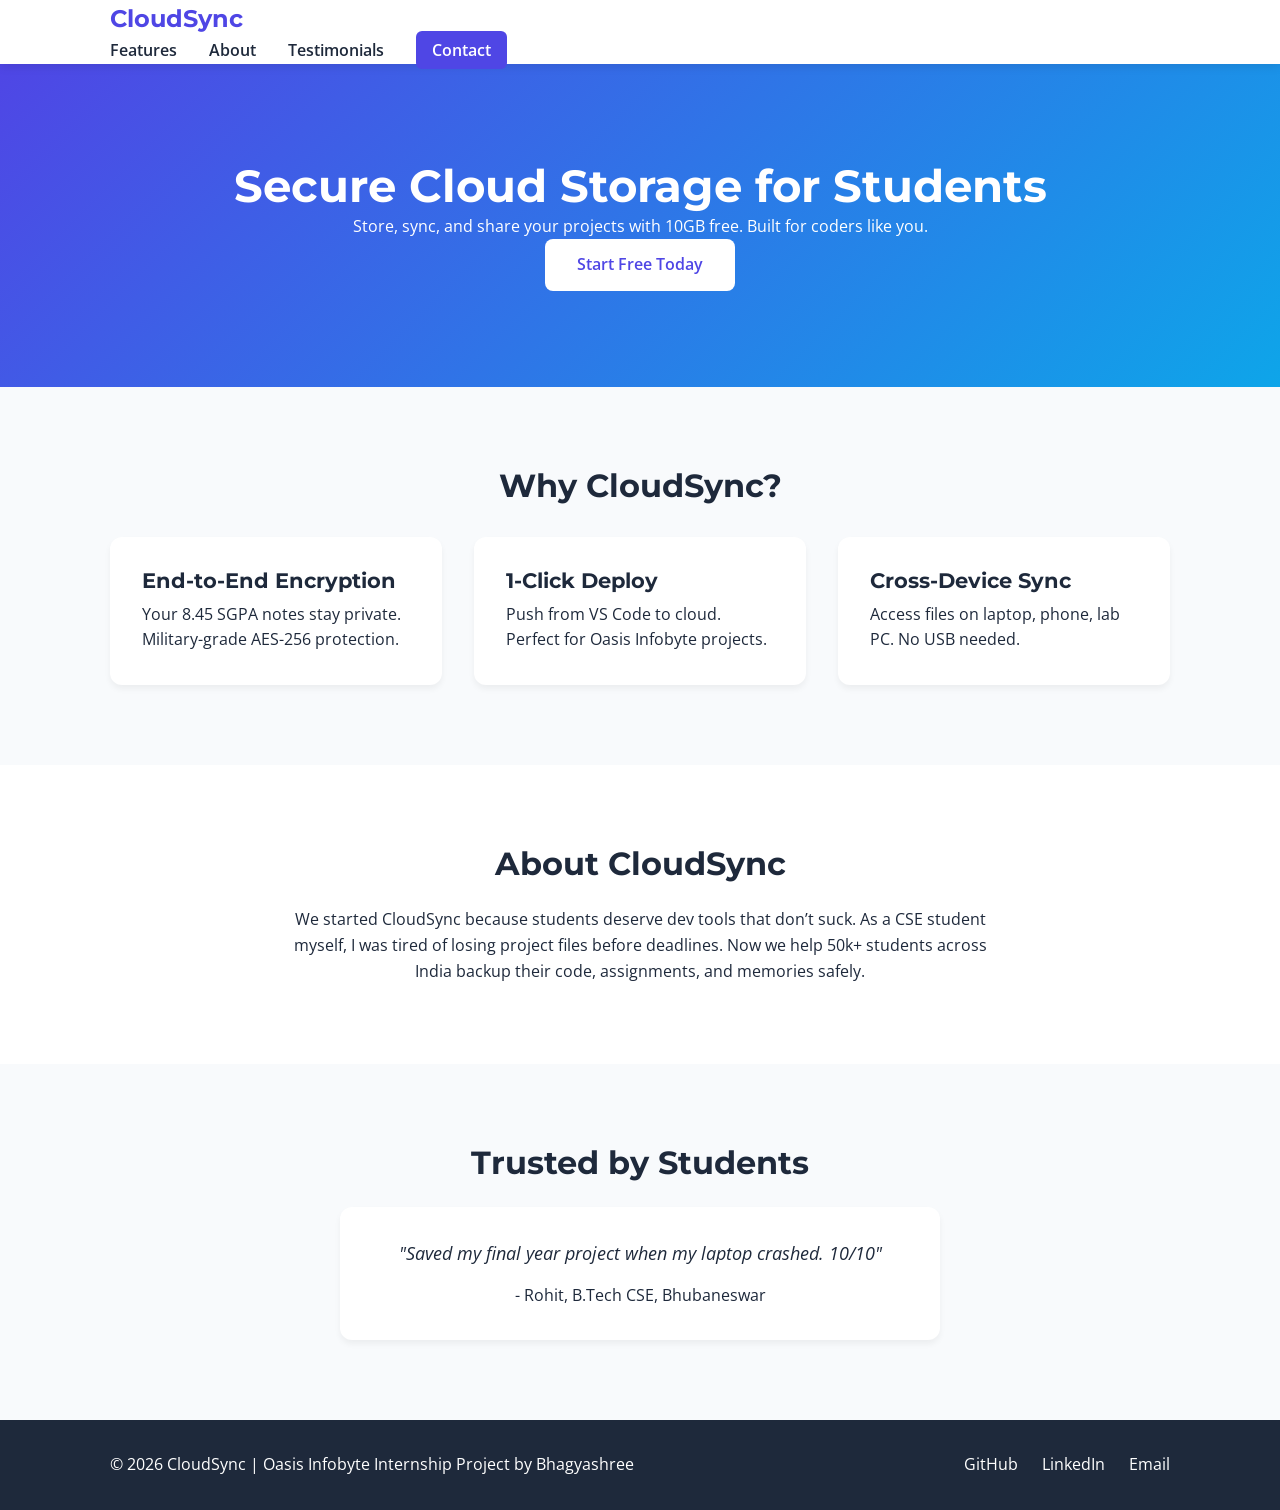
<file: BhagyashreeBehera_Task1/index.html>
<!DOCTYPE html>
<html lang="en">
<head>
  <meta charset="UTF-8">
  <meta name="viewport" content="width=device-width, initial-scale=1.0">
  <title>CloudSync - Your Files, Anywhere | Bhagyashree</title>
  <link rel="stylesheet" href="style.css">
  <link href="https://fonts.googleapis.com/css2?family=Montserrat:wght@400;600;700&family=Open+Sans:wght@400;600&display=swap" rel="stylesheet">
</head>
<body>
  <!-- [x] Fixed navigation bar with 3+ links -->
  <nav class="navbar">
    <div class="container">
      <div class="logo">CloudSync</div>
      <ul class="nav-links">
        <li><a href="#features">Features</a></li>
        <li><a href="#about">About</a></li>
        <li><a href="#testimonials">Testimonials</a></li>
        <li><a href="#contact" class="nav-btn">Contact</a></li>
      </ul>
    </div>
  </nav>

  <!-- [x] Hero section with headline, subheadline, CTA -->
  <section class="hero">
    <div class="container">
      <h1>Secure Cloud Storage for Students</h1>
      <p class="subheadline">Store, sync, and share your projects with 10GB free. Built for coders like you.</p>
      <a href="#contact" class="cta-btn">Start Free Today</a>
    </div>
  </section>

  <!-- [x] 2 distinct content sections: Features + About -->
  <section id="features" class="features">
    <div class="container">
      <h2>Why CloudSync?</h2>
      <div class="features-grid">
        <div class="feature-card">
          <h3>End-to-End Encryption</h3>
          <p>Your 8.45 SGPA notes stay private. Military-grade AES-256 protection.</p>
        </div>
        <div class="feature-card">
          <h3>1-Click Deploy</h3>
          <p>Push from VS Code to cloud. Perfect for Oasis Infobyte projects.</p>
        </div>
        <div class="feature-card">
          <h3>Cross-Device Sync</h3>
          <p>Access files on laptop, phone, lab PC. No USB needed.</p>
        </div>
      </div>
    </div>
  </section>

  <section id="about" class="about">
    <div class="container">
      <h2>About CloudSync</h2>
      <p>We started CloudSync because students deserve dev tools that don’t suck. As a CSE student myself, I was tired of losing project files before deadlines. Now we help 50k+ students across India backup their code, assignments, and memories safely.</p>
    </div>
  </section>

  <!-- [x] Testimonials section -->
  <section id="testimonials" class="testimonials">
    <div class="container">
      <h2>Trusted by Students</h2>
      <div class="testimonial-card">
        <blockquote>"Saved my final year project when my laptop crashed. 10/10"</blockquote>
        <p>- Rohit, B.Tech CSE, Bhubaneswar</p>
      </div>
    </div>
  </section>

  <!-- [x] Footer with contact/social links -->
  <footer id="contact" class="footer">
    <div class="container">
      <div class="footer-content">
        <p>&copy; 2026 CloudSync | Oasis Infobyte Internship Project by Bhagyashree</p>
        <div class="social-links">
          <a href="#">GitHub</a>
          <a href="#">LinkedIn</a>
          <a href="#">Email</a>
        </div>
      </div>
    </div>
  </footer>
</body>
</html>
</file>
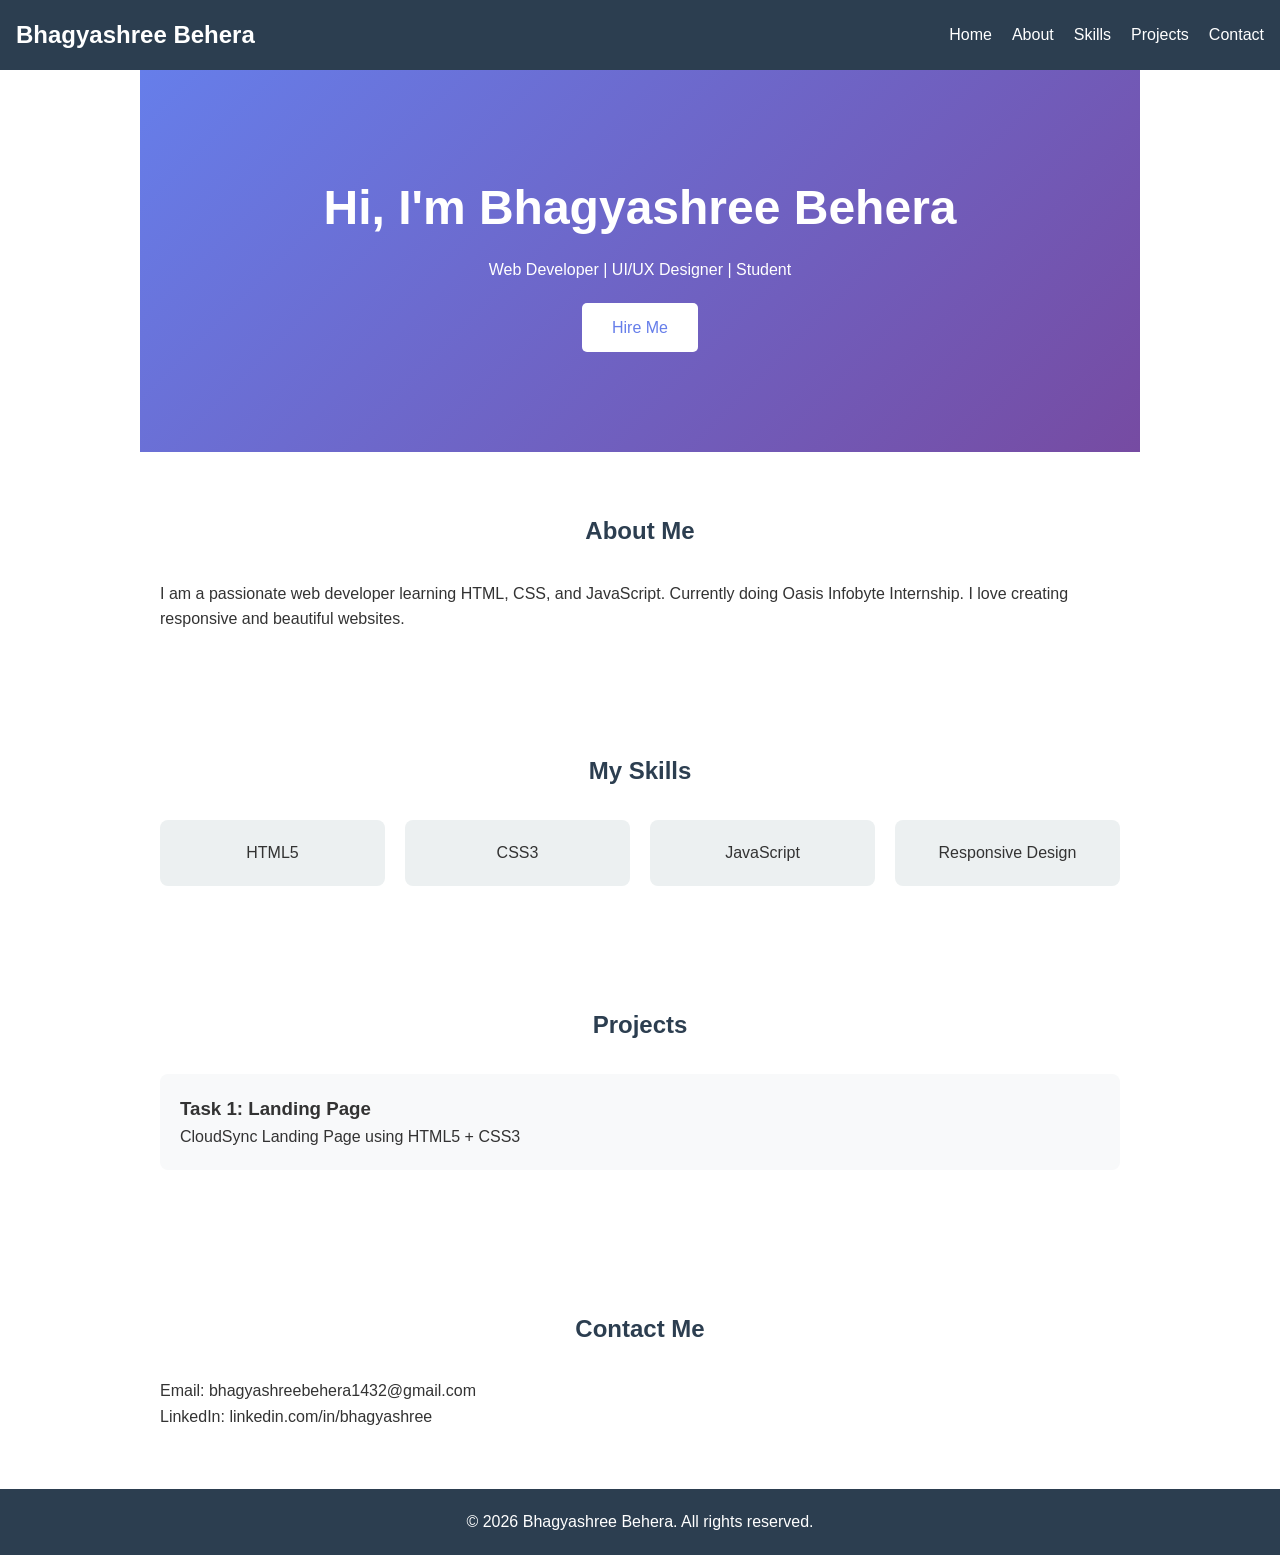
<file: BhagyashreeBehera_Task2/index.html>
<!DOCTYPE html>
<html lang="en">
<head>
    <meta charset="UTF-8">
    <meta name="viewport" content="width=device-width, initial-scale=1.0">
    <title>Bhagyashree Behera - Portfolio</title>
    <link rel="stylesheet" href="style.css">
</head>
<body>
    <!-- Navbar -->
    <nav>
        <h2>Bhagyashree Behera</h2>
        <ul>
            <li><a href="#home">Home</a></li>
            <li><a href="#about">About</a></li>
            <li><a href="#skills">Skills</a></li>
            <li><a href="#projects">Projects</a></li>
            <li><a href="#contact">Contact</a></li>
        </ul>
    </nav>

    <!-- Hero Section -->
    <section id="home" class="hero">
        <h1>Hi, I'm Bhagyashree Behera</h1>
        <p>Web Developer | UI/UX Designer | Student</p>
        <a href="#contact" class="btn">Hire Me</a>
    </section>

    <!-- About Section -->
    <section id="about">
        <h2>About Me</h2>
        <p>I am a passionate web developer learning HTML, CSS, and JavaScript. 
        Currently doing Oasis Infobyte Internship. I love creating responsive and beautiful websites.</p>
    </section>

    <!-- Skills Section -->
    <section id="skills">
        <h2>My Skills</h2>
        <div class="skills-grid">
            <div class="skill">HTML5</div>
            <div class="skill">CSS3</div>
            <div class="skill">JavaScript</div>
            <div class="skill">Responsive Design</div>
        </div>
    </section>

    <!-- Projects Section -->
    <section id="projects">
        <h2>Projects</h2>
        <div class="project">
            <h3>Task 1: Landing Page</h3>
            <p>CloudSync Landing Page using HTML5 + CSS3</p>
        </div>
    </section>

    <!-- Contact Section -->
    <section id="contact">
        <h2>Contact Me</h2>
        <p>Email: bhagyashreebehera1432@gmail.com</p>
        <p>LinkedIn: linkedin.com/in/bhagyashree</p>
    </section>

    <!-- Footer -->
    <footer>
        <p>© 2026 Bhagyashree Behera. All rights reserved.</p>
    </footer>
</body>
</html>
</file>
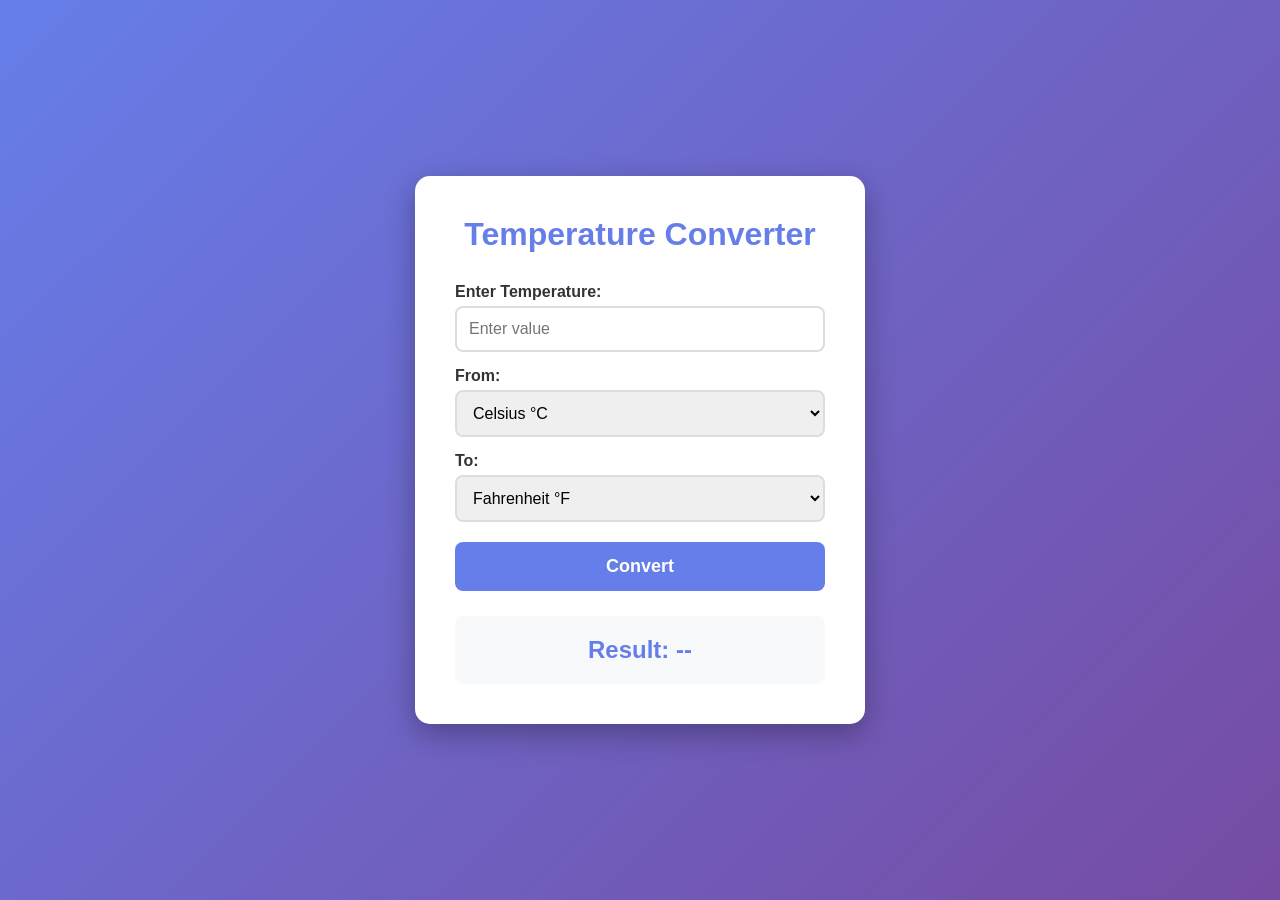
<file: BhagyashreeBehera_Task3/index.html>
<!DOCTYPE html>
<html lang="en">
<head>
    <meta charset="UTF-8">
    <meta name="viewport" content="width=device-width, initial-scale=1.0">
    <title>Temperature Converter - Bhagyashree</title>
    <link rel="stylesheet" href="style.css">
</head>
<body>
    <div class="container">
        <h1>Temperature Converter</h1>
        <div class="converter-box">
            <label>Enter Temperature:</label>
            <input type="number" id="tempInput" placeholder="Enter value">
            
            <label>From:</label>
            <select id="fromUnit">
                <option value="celsius">Celsius °C</option>
                <option value="fahrenheit">Fahrenheit °F</option>
                <option value="kelvin">Kelvin K</option>
            </select>

            <label>To:</label>
            <select id="toUnit">
                <option value="fahrenheit">Fahrenheit °F</option>
                <option value="celsius">Celsius °C</option>
                <option value="kelvin">Kelvin K</option>
            </select>

            <button onclick="convertTemp()">Convert</button>
            
            <div class="result-box">
                <h2>Result: <span id="result">--</span></h2>
            </div>
        </div>
    </div>

    <script>
        function convertTemp() {
            let temp = parseFloat(document.getElementById('tempInput').value);
            let from = document.getElementById('fromUnit').value;
            let to = document.getElementById('toUnit').value;
            let result;

            if(isNaN(temp)) {
                alert("Please enter a valid number!");
                return;
            }

            // First convert to Celsius
            if(from === "celsius") result = temp;
            else if(from === "fahrenheit") result = (temp - 32) * 5/9;
            else if(from === "kelvin") result = temp - 273.15;

            // Then convert from Celsius to target
            if(to === "celsius") result = result;
            else if(to === "fahrenheit") result = (result * 9/5) + 32;
            else if(to === "kelvin") result = result + 273.15;

            document.getElementById('result').innerText = result.toFixed(2) + " + to.toUpperCase();
        }
    </script>
</body>
</html>
</file>
<file: BhagyashreeBehera_Task1/style.css>
/* [x] Consistent colour palette + [x] 2 font sizes + [x] Clean typography */
:root {
  --primary: #4f46e5; /* Indigo */
  --secondary: #0ea5e9; /* Sky */
  --dark: #1e293b; /* Slate */
  --light: #f8fafc; /* Slate-50 */
  --white: #ffffff;
  --heading-font: 'Montserrat', sans-serif;
  --body-font: 'Open Sans', sans-serif;
}

* {
  margin: 0;
  padding: 0;
  box-sizing: border-box; /* [x] No element overlap - box-sizing set */
}

html {
  scroll-behavior: smooth; /* Smooth scroll for nav links */
}

body {
  font-family: var(--body-font);
  font-size: 1rem; /* [x] Body font size */
  line-height: 1.6;
  color: var(--dark);
  background-color: var(--white);
}

h1, h2, h3 {
  font-family: var(--heading-font);
  font-weight: 700;
  line-height: 1.2;
}

h1 { font-size: 2.8rem; } /* [x] Heading font size 1 */
h2 { font-size: 2rem; margin-bottom: 1.5rem; text-align: center; } /* [x] Heading font size 2 */
h3 { font-size: 1.3rem; margin-bottom: 0.5rem; }

.container {
  max-width: 1100px;
  margin: 0 auto;
  padding: 0 20px; /* [x] Padding intentionally set */
}

/* [x] Fixed/sticky navigation bar */
.navbar {
  background-color: var(--white);
  box-shadow: 0 2px 10px rgba(0,0,0,0.1);
  position: sticky;
  top: 0;
  z-index: 100;
}

.navbar.container {
  display: flex;
  justify-content: space-between;
  align-items: center;
  padding: 1rem 20px;
}

.logo {
  font-family: var(--heading-font);
  font-size: 1.5rem;
  font-weight: 700;
  color: var(--primary);
}

.nav-links {
  display: flex;
  list-style: none;
  gap: 2rem; /* [x] Margin intentionally set */
}

.nav-links a {
  text-decoration: none;
  color: var(--dark);
  font-weight: 600;
  transition: color 0.3s;
}

.nav-links a:hover {
  color: var(--primary);
}

.nav-btn {
  background-color: var(--primary);
  color: var(--white)!important;
  padding: 0.5rem 1rem;
  border-radius: 6px;
}

/* [x] Hero section */
.hero {
  background: linear-gradient(135deg, var(--primary) 0%, var(--secondary) 100%);
  color: var(--white);
  padding: 6rem 0;
  text-align: center;
}

.hero.subheadline {
  font-size: 1.2rem;
  margin: 1rem auto 2rem;
  max-width: 600px;
  opacity: 0.9;
}

.cta-btn {
  background-color: var(--white);
  color: var(--primary);
  padding: 0.8rem 2rem;
  border-radius: 8px;
  text-decoration: none;
  font-weight: 600;
  display: inline-block;
  transition: transform 0.2s;
}

.cta-btn:hover {
  transform: translateY(-2px);
}

/* [x] Content sections */
section {
  padding: 5rem 0; /* [x] Consistent padding */
}

.features {
  background-color: var(--light);
}

.features-grid {
  display: grid; /* [x] Using CSS Grid */
  grid-template-columns: repeat(3, 1fr);
  gap: 2rem; /* [x] Margin intentionally set */
  margin-top: 2rem;
}

.feature-card {
  background: var(--white);
  padding: 2rem;
  border-radius: 12px;
  box-shadow: 0 4px 6px rgba(0,0,0,0.05);
}

.about {
  text-align: center;
}

.about p {
  max-width: 700px;
  margin: 0 auto;
}

.testimonials {
  background-color: var(--light);
}

.testimonial-card {
  background: var(--white);
  max-width: 600px;
  margin: 0 auto;
  padding: 2rem;
  border-radius: 12px;
  text-align: center;
  box-shadow: 0 4px 6px rgba(0,0,0,0.05);
}

blockquote {
  font-size: 1.1rem;
  font-style: italic;
  margin-bottom: 1rem;
}

/* [x] Footer */
.footer {
  background-color: var(--dark);
  color: var(--white);
  padding: 2rem 0;
}

.footer-content {
  display: flex;
  justify-content: space-between;
  align-items: center;
}

.social-links {
  display: flex;
  gap: 1.5rem;
}

.social-links a {
  color: var(--white);
  text-decoration: none;
}

.social-links a:hover {
  color: var(--secondary);
}

/* [x] Responsive layout - mobile screen widths */
@media (max-width: 768px) {
  h1 { font-size: 2rem; }
  h2 { font-size: 1.6rem; }
  
 .nav-links {
    gap: 1rem;
  }
  
 .features-grid {
    grid-template-columns: 1fr; /* Stack on mobile */
  }
  
 .footer-content {
    flex-direction: column;
    gap: 1rem;
    text-align: center;
  }
}

@media (max-width: 500px) {
 .navbar.container {
    flex-direction: column;
    gap: 1rem;
  }
  
 .hero {
    padding: 4rem 0;
  }
}
</file>
<file: BhagyashreeBehera_Task2/style.css>
* { margin: 0; padding: 0; box-sizing: border-box; font-family: Arial, sans-serif; }

body { line-height: 1.6; color: #333; }

nav {
    background: #2c3e50; color: white; padding: 1rem;
    display: flex; justify-content: space-between; align-items: center;
    position: sticky; top: 0;
}
nav ul { list-style: none; display: flex; gap: 20px; }
nav a { color: white; text-decoration: none; }

.hero {
    background: linear-gradient(135deg, #667eea 0%, #764ba2 100%);
    color: white; text-align: center; padding: 100px 20px;
}
.hero h1 { font-size: 3rem; margin-bottom: 10px; }
.btn {
    background: #fff; color: #667eea; padding: 12px 30px;
    text-decoration: none; border-radius: 5px; display: inline-block; margin-top: 20px;
}

section { padding: 60px 20px; max-width: 1000px; margin: auto; }
section h2 { text-align: center; margin-bottom: 30px; color: #2c3e50; }

.skills-grid { display: grid; grid-template-columns: repeat(4, 1fr); gap: 20px; text-align: center; }
.skill { background: #ecf0f1; padding: 20px; border-radius: 8px; }

.project { background: #f8f9fa; padding: 20px; border-radius: 8px; margin-bottom: 20px; }

footer { background: #2c3e50; color: white; text-align: center; padding: 20px; }

@media(max-width: 768px) {
    nav ul { display: none; }
    .skills-grid { grid-template-columns: repeat(2, 1fr); }
}
</file>
<file: BhagyashreeBehera_Task3/style.css>
* { margin: 0; padding: 0; box-sizing: border-box; font-family: 'Segoe UI', sans-serif; }

body {
    background: linear-gradient(135deg, #667eea 0%, #764ba2 100%);
    display: flex; justify-content: center; align-items: center;
    min-height: 100vh; padding: 20px;
}

.container { background: white; padding: 40px; border-radius: 15px; box-shadow: 0 10px 30px rgba(0,0,0,0.3); width: 100%; max-width: 450px; }
h1 { text-align: center; color: #667eea; margin-bottom: 30px; }

.converter-box label { display: block; margin: 15px 0 5px; font-weight: bold; color: #333; }
.converter-box input, .converter-box select {
    width: 100%; padding: 12px; border: 2px solid #ddd; border-radius: 8px; font-size: 16px;
}
button {
    width: 100%; padding: 14px; background: #667eea; color: white; border: none;
    border-radius: 8px; font-size: 18px; font-weight: bold; margin-top: 20px; cursor: pointer;
}
button:hover { background: #764ba2; }

.result-box { background: #f8f9fa; padding: 20px; border-radius: 8px; margin-top: 25px; text-align: center; }
.result-box h2 { color: #667eea; }
</file>
